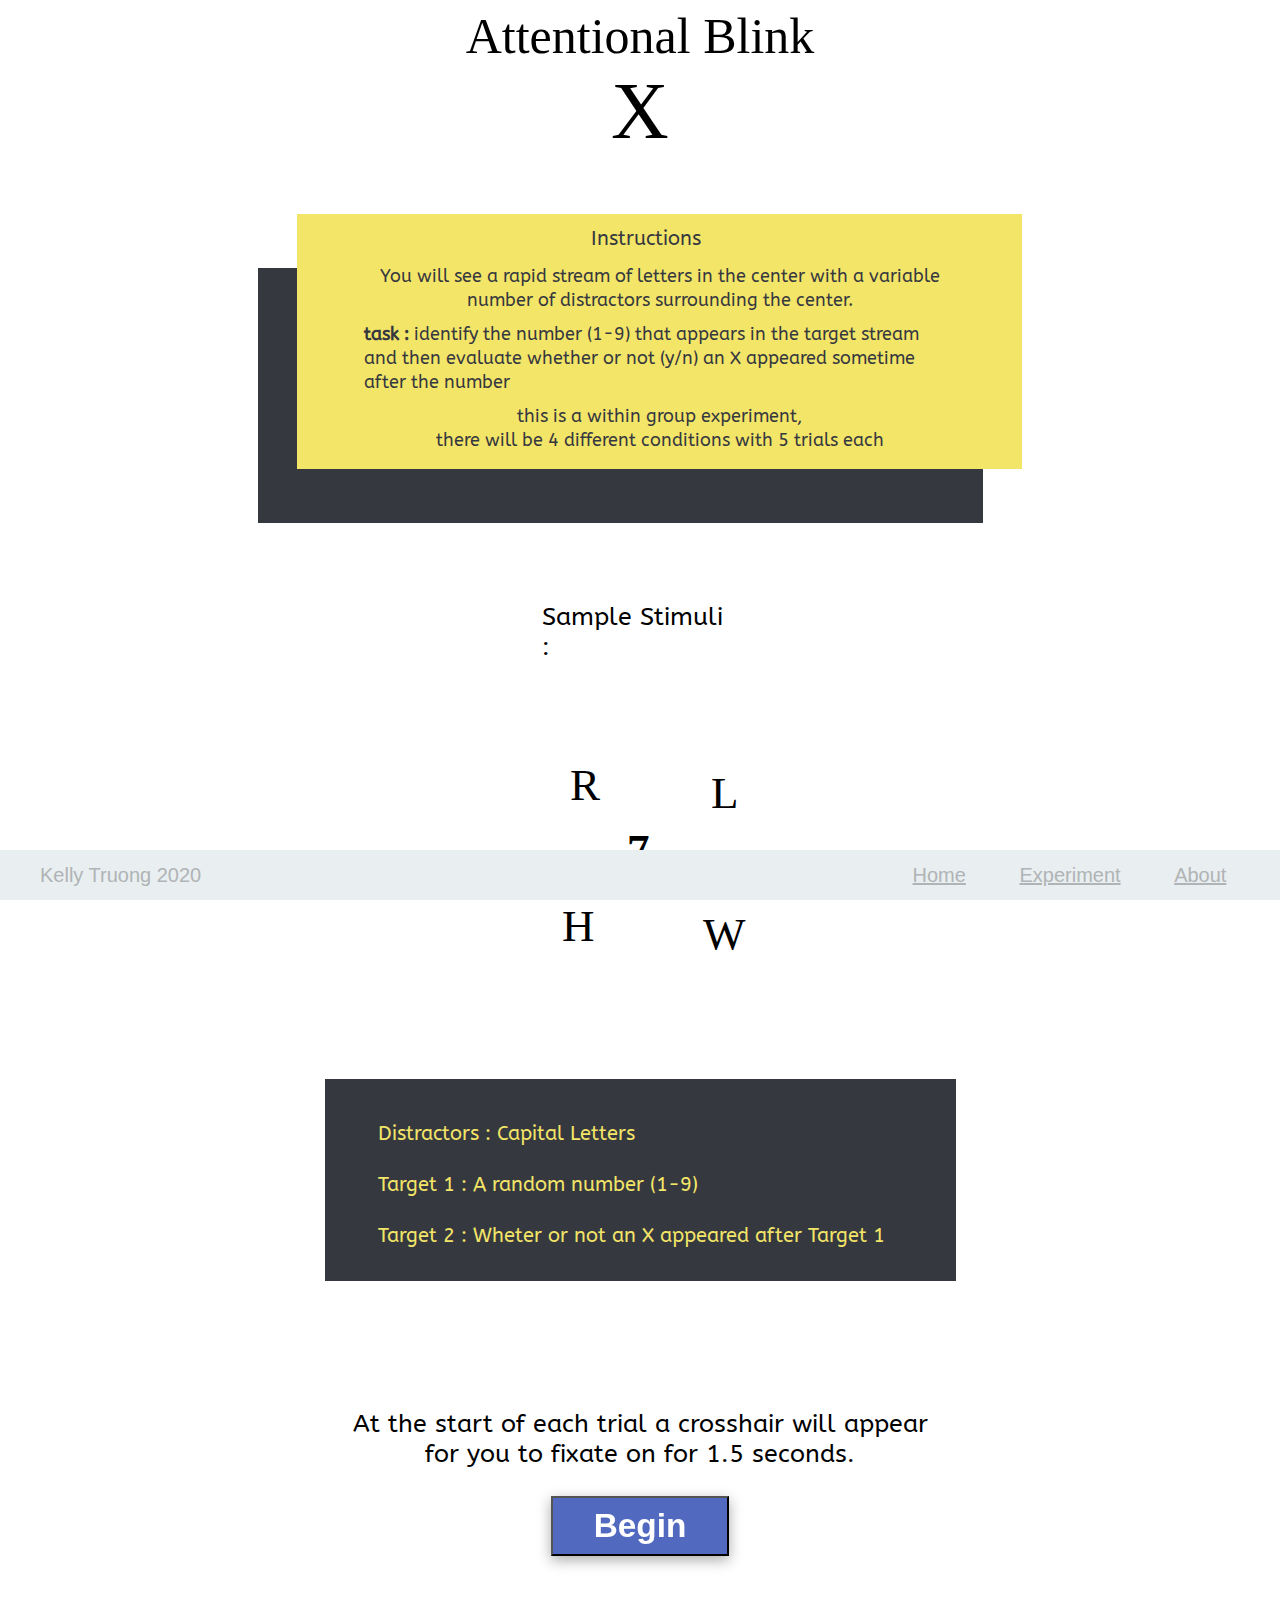
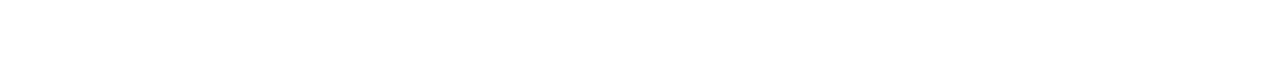
<file: index.html>
<!DOCTYPE html>
<html lang="en">
<head>
	<meta charset="UTF-8">
	<meta name="viewport" content="width=device-width, initial-scale=1.0">
	<title>Attentional Blink Experiment</title>
	    <link rel="icon" href="X.svg" type="image/gif" sizes="16x16">

	<link rel="stylesheet" type="text/css" href="css/footer.css">
	<link rel="stylesheet" type="text/css" href="css/instructions.css">
	<link rel="preconnect" href="https://fonts.gstatic.com">
	<link href="https://fonts.googleapis.com/css2?family=ABeeZee&display=swap" rel="stylesheet">
	<script src='js/script.js'></script>

</head>


<body onload='gensample()'>
	<div id='header'>
		<h1 id='main-head'>Attentional Blink</h1>	
		<h2 id='logo'>X</h2>
	</div>

	<div id='parent'>
		<div id='yello'>
			<h1>Instructions</h1>
			<p id='p1'>You will see a rapid stream of letters in the center with a variable <br>number of distractors surrounding the center.
	</p>


		<p id='p2'><b>task :</b> identify the number (1-9) that appears in the target stream<br> and then evaluate whether or not (y/n) an X appeared sometime<br> after the number</p>

		<p id='p3'>this is a within group experiment,<br>
there will be 4 different conditions with 5 trials each</p>
		</div>

		<div id='accent'></div>
	</div>

	<div id='sample'>
	<h1>Sample Stimuli : </h1>
	
		<div id='stimuli'>
			<div id='target'>+</div>
			<div id='d1' class ='dis'>1</div>
			<div id='d2' class='dis'>2</div>
			<div id='d3' class='dis'>3</div>
			<div id='d4'  class='dis'>4</div>
		</div>


	<div id='key'>
		<div>
			<p class='keys'>Distractors : Capital Letters</p>
			<p class='keys'>Target 1 : A random number (1-9)</p>
			<p class='keys'>Target 2 : Wheter or not  an X appeared after Target 1</p>
		</div>
	</div>
	
	</div>

	<div id='start'>
		<p>At the start of each trial a crosshair will appear for you to fixate on for 1.5 seconds.
</p>
		<button id='startButton' onclick='openLink()'>Begin</button>
	</div>

	<footer>
		<p id='cred'>Kelly Truong 2020</p>
			<div id='links'> <a href='index.html'>Home</a><a href='exp.html'>Experiment</a>	<a href='about.html'>About</a>
			</div>
	</footer>

</body>
</html>
</file>
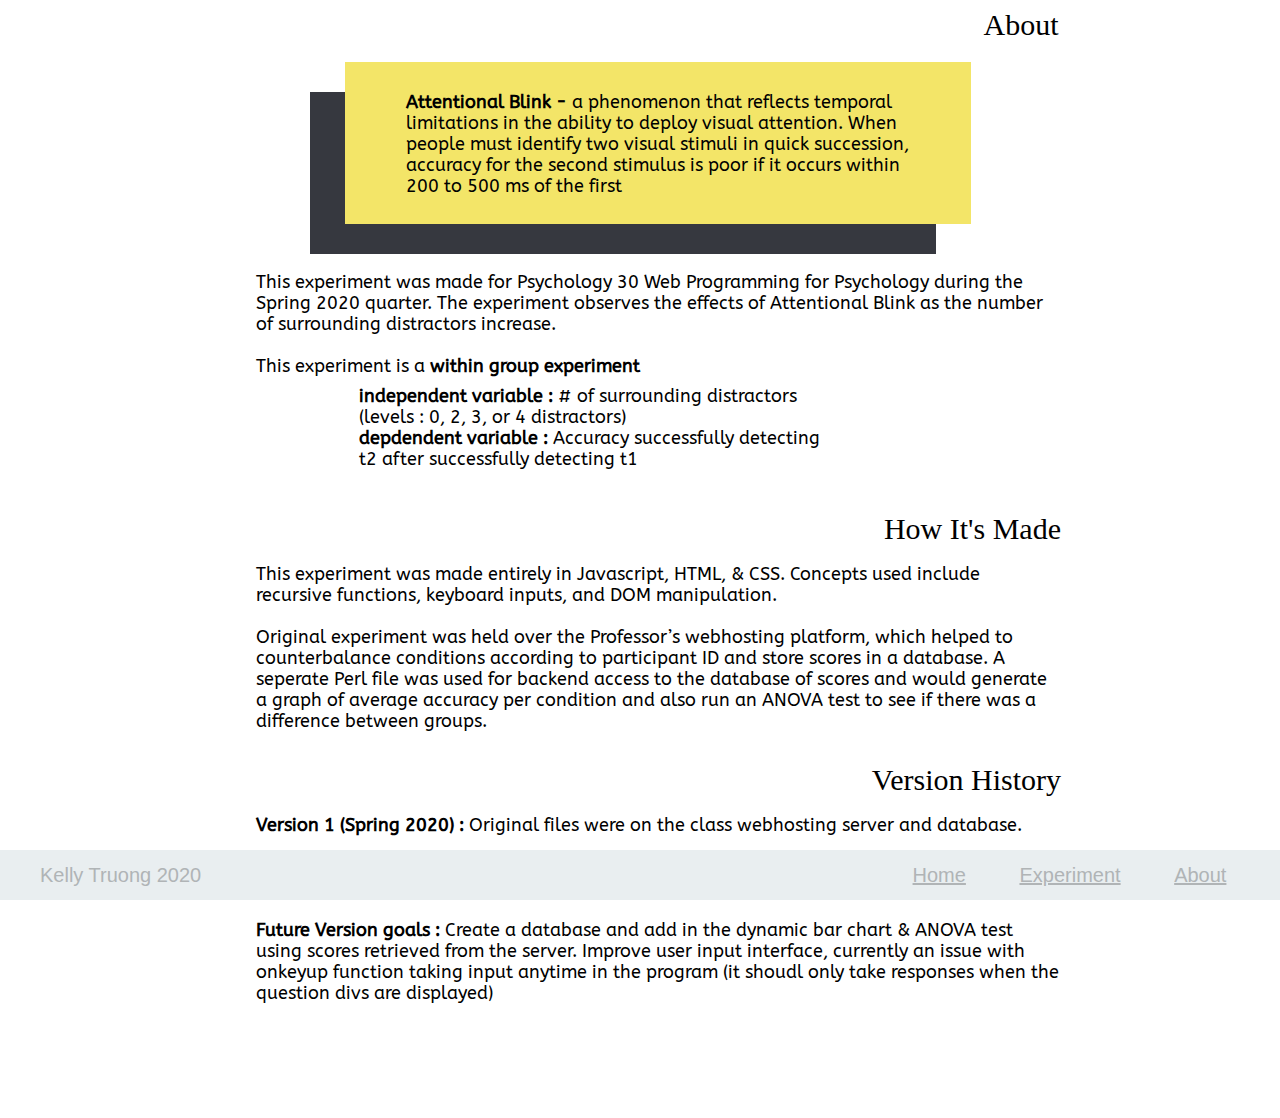
<file: about.html>
<!DOCTYPE html>
<html lang="en">

<head>
	<meta charset="UTF-8">
	<meta name="viewport" content="width=device-width, initial-scale=1.0">
	<title>Attentional Blink Experiment</title>
	<link rel="icon" href="X.svg" type="image/gif" sizes="16x16">
	<link rel="stylesheet" type="text/css" href="css/footer.css">
		<link rel="stylesheet" type="text/css" href="css/about.css">

	<link rel="preconnect" href="https://fonts.gstatic.com">
	<link href="https://fonts.googleapis.com/css2?family=ABeeZee&display=swap" rel="stylesheet">

</head>

<body>

	<div id='about'>
		<h1 class='headings'>About</h1>
		<div id='def'>
			<div id='main'>
				<p><b>Attentional Blink -</b> a phenomenon that reflects temporal 
limitations in the ability to deploy visual attention. When 
people must identify two visual stimuli in quick succession,
 accuracy for the second stimulus is poor if it occurs within 
200 to 500 ms of the first</p>
			</div>
			<div id='accent'></div>
		</div>
		<p class='copy'>This experiment was made for Psychology 30 Web Programming for Psychology during the Spring 2020 quarter. The experiment observes the effects of Attentional Blink as the number of surrounding distractors increase. 
			
			<br><br>This experiment is a <b>within group experiment</b> <br></p>
		<div id='exp' class='copy'>
			<p>
			<b>independent variable :</b> # of surrounding distractors (levels : 0, 2, 3, or 4 distractors)
			<br><b>depdendent variable :</b> Accuracy successfully detecting t2 after successfully detecting t1 </p>

		</div>
	</div>


	<div id='how'>
		<h1 class='headings'>How It's Made</h1>
		<p class='copy'> This experiment was made entirely in Javascript, HTML, & CSS. Concepts used include recursive functions, keyboard inputs, and DOM manipulation. 
<br><br>
Original experiment was held over the Professor’s webhosting platform, which helped to counterbalance conditions according to participant ID and store scores in a database. A seperate Perl file was used for backend access to the database of scores and would generate a graph of average accuracy per condition and also run an ANOVA test to see if there was a difference between groups. </p>
	</div>

	<div id='versions'>
		<h1 class='headings'>Version History</h1>
		<p class='copy'><b>Version 1 (Spring 2020) :</b> Original files were on the class webhosting server and database. <br><br>

<b>Version 2 (Jan 2021, Current Version) :</b> Developed front end by seperating CSS & JS files better and improving UI. <br><br>

<b>Future Version goals :</b> Create a database and add in the dynamic bar chart & ANOVA test using scores retrieved from the server. Improve user input interface, currently an issue with onkeyup function taking input anytime in the program (it shoudl only take responses when the question divs are displayed)</p>
	</div>


	<footer>
		<p id='cred'>Kelly Truong 2020</p>
			<div id='links'> <a href='index.html'>Home</a><a href='exp.html'>Experiment</a>	<a href='about.html'>About</a>
			</div>
	</footer>

</body>

</html>
</file>
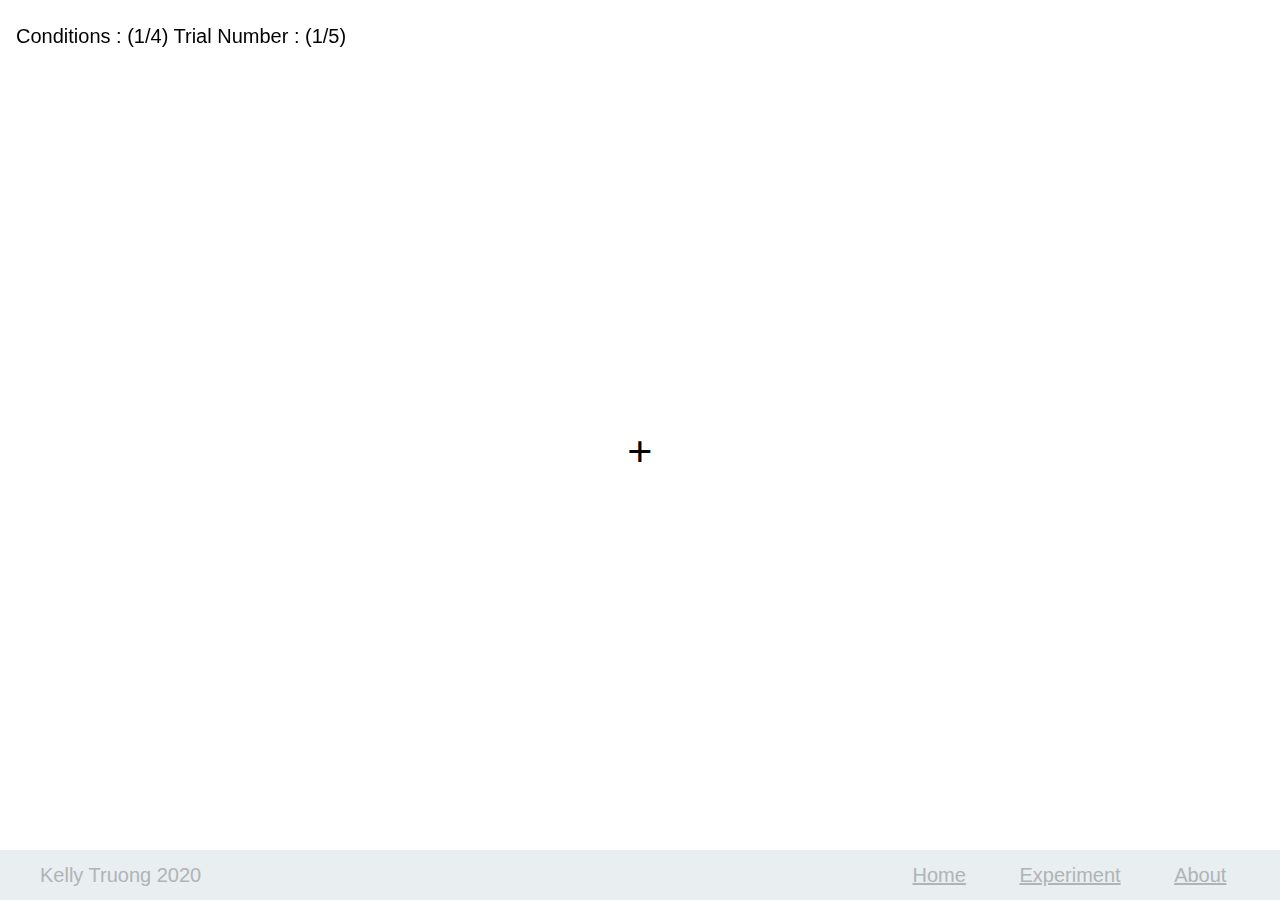
<file: exp.html>
<!DOCTYPE html>
<html lang="en">

<head>
	<meta charset="UTF-8">
	<meta name="viewport" content="width=device-width, initial-scale=1.0">
	<title>Attentional Blink Experiment</title>
	<link rel="icon" href="X.svg" type="image/gif" sizes="16x16">
	<link rel="stylesheet" type="text/css" href="css/exp.css">
	<link rel="stylesheet" type="text/css" href="css/table.css">
	<link rel="stylesheet" type="text/css" href="css/footer.css">	
	<script src='js/exp.js'>
	</script>
	<link href="https://fonts.googleapis.com/css2?family=ABeeZee&display=swap" rel="stylesheet">


</head>

<body onload='crosshair()' onkeyup="onkeynum(event)">
	<div id='progress'> Conditions : (<span id='cond'>1</span>/4) Trial Number : (<span id='trial'>1</span>/5)
	</div>

	<div id='eval1'class='eval'>
        Q1 : what was the integer (1-9) in the sequence?
    </div>

    <div id='eval2' class='eval'>
        Q2: Was there an X after t1? (y/n)
    </div>

    <div id='response'  class='eval'>
        You Entered : 5
    </div>

    <div id='eval3' class='eval'>
        Press Spacebar to Continue
    </div>

<div id='end' class='eval'>
		Thanks for participating :0)
	</div>
	<div id='scores'>
		<table>
			<thead>
				<th>Condition</th>
				<th>Average Accuracy</th>
			</thead>
			<tbody>
				<tr>
					<td>0 distractors</td>
					<td id='s0'>0%</td>
				</tr>
				<tr>
					<td>2 distractors</td>
					<td id='s1'>0%</td>
				</tr>
				<tr>
					<td>3 distractors</td>
					<td id='s2'>0%</td>
				</tr>
				<tr>
					<td>4 distractors</td>
					<td id='s3'>0%</td>
				</tr>
			</tbody>
		</table>
	</div>


	<div id='stimuli'>
		<div id='target'>+</div>
		<div id='d1' class ='dis'>1</div>
		<div id='d2' class='dis'>2</div>
		<div id='d3' class='dis'>3</div>
		<div id='d4'  class='dis'>4</div>
	</div>

	<footer>
		<p id='cred'>Kelly Truong 2020</p>
			<div id='links'> <a href='index.html'>Home</a><a href='exp.html'>Experiment</a>	<a href='about.html'>About</a>
			</div>
	</footer>
</body>
</html>
</file>
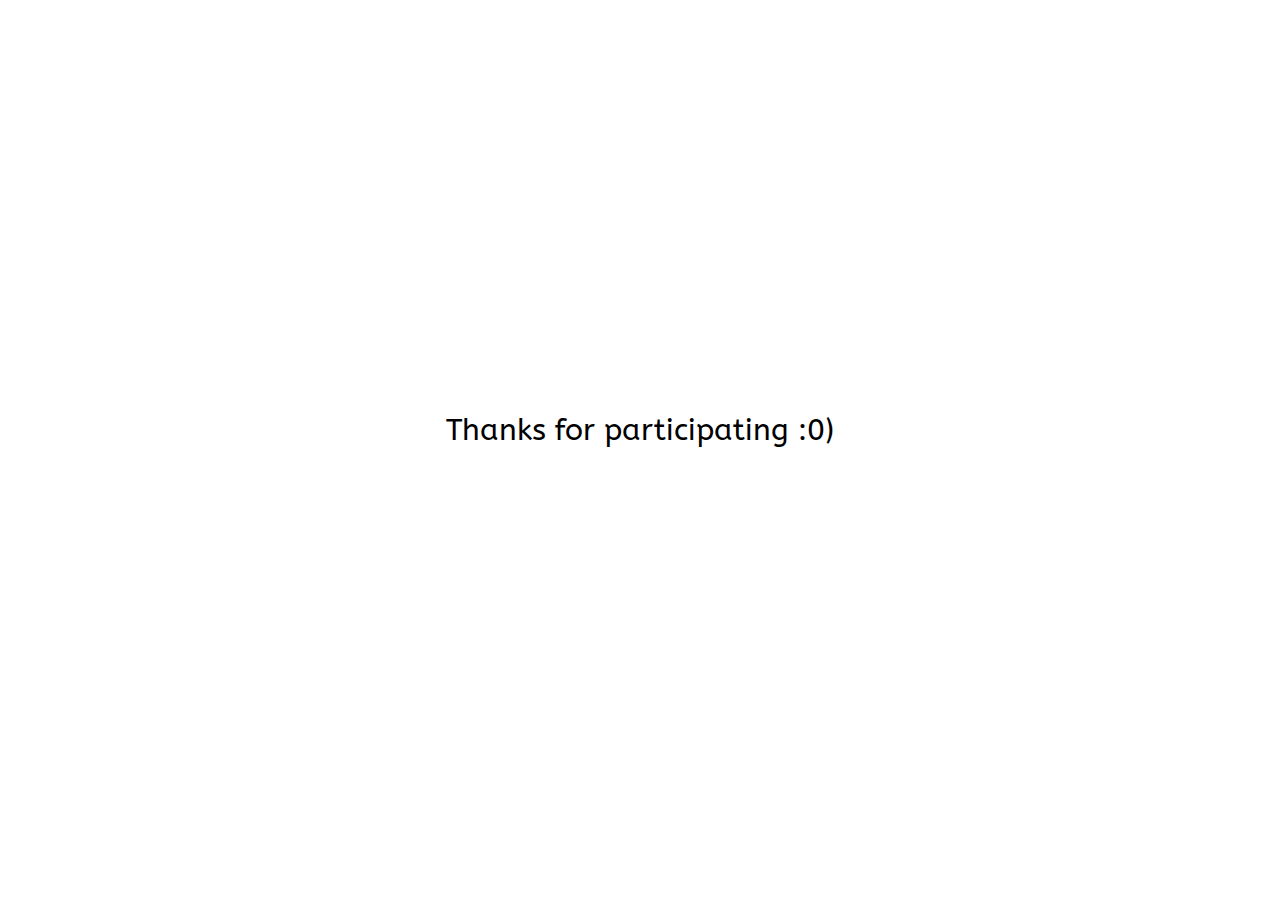
<file: test.html>
<!DOCTYPE html>
<html lang="en">

<head>
	<meta charset="UTF-8">
	<meta name="viewport" content="width=device-width, initial-scale=1.0">
	<title>Document</title>
	<link rel="stylesheet" type="text/css" href="css/table.css">
	<link rel="stylesheet" type="text/css" href="css/exp.css">
	<link href="https://fonts.googleapis.com/css2?family=ABeeZee&display=swap" rel="stylesheet">
</head>

<body>
	<div id='end' class='eval' style='display:block'>
		Thanks for participating :0)
	</div>
	<div id='scores'>
		<table>
			<thead>
				<th>Condition</th>
				<th>Average Accuracy</th>
			</thead>
			<tbody>
				<tr>
					<td>0 distractors</td>
					<td>0%</td>
				</tr>
				<tr>
					<td>2 distractors</td>
					<td>0%</td>
				</tr>
				<tr>
					<td>3 distractors</td>
					<td>0%</td>
				</tr>
				<tr>
					<td>4 distractors</td>
					<td>0%</td>
				</tr>
			</tbody>
		</table>
	</div>
</body>

</html>
</file>
<file: css/footer.css>
/* footer CSS */
footer{
	min-width: 100%;
	height: 50px;
	background: #E9EEF0;
	
  display: flex;
  flex-direction: row;
  justify-content: space-between;
  align-items: center;

	position: fixed;
	bottom:0%;
}

footer *{


	font-family: Arial;
	font-style: normal;
	font-weight: normal;
	font-size: 20px;
	line-height: 41px;
	/* identical to box height */

	color: #B0B4B6;
	margin : 0px;

	}

#links{
	display: flex;
	flex-direction: row;
	align-items: flex-start;
	padding: 0px;
	width:421px;
	height:41px;
	justify-content: space-evenly;
}

#cred{
	margin-left:40px;
}
</file>
<file: css/instructions.css>
body{
display: flex;
flex-direction:column;
align-items:center;

}


#main-head{
	
font-family: Tinos;
font-style: normal;
font-weight: normal;
font-size: 50px;
line-height: 57px;
text-align: center;

color: #000000;
margin:0px;
}

#logo{
	font-family: Times New Roman;
font-style: normal;
font-weight: normal;
font-size: 80px;
line-height: 92px;
margin :0px;

color: #000000;
}

#header{
	width: 366px;
	height: 134px;
	display : flex;
	flex-direction:column;
	align-items:center;
}

#yello{
	width: 725px;
	height: 255px;
	background: #F3E568;
	display : flex;
	flex-direction:column;
	align-items:center;
	z-index: 1;
	top:0%;
	right:0%;
	position: absolute;
	}

#yello h1{
	width: 138px;
	height: 30px;
	font-family: 'ABeeZee', sans-serif;
	font-style: normal;
	font-weight: normal;
	font-size: 20px;
	line-height: 30px;
	/* identical to box height */


	color: #36383F;

	margin : 10px auto 10px auto;


}

#yello p{
	font-size:18px;
	width:591px;
	margin : 0px auto 10px auto;

}

#p1{

font-family: ABeeZee;
font-style: normal;
font-weight: normal;
line-height: 24px;
text-align: center;

color: #36383F;

}

#p2{

font-family: ABeeZee;
font-style: normal;
font-weight: normal;
line-height: 24px;

color: #36383F;
}

#p3{
font-family: ABeeZee;
font-style: normal;
font-weight: normal;
line-height: 24px;
text-align: center;

color: #36383F;
}

#accent{
width: 725px;
height: 255px;
position: absolute;

background: #36383F;
z-index: 0;
bottom:0%;
left:0%;
}

#parent{
	position: relative;
	width: 764px;
height: 309px;

margin : 72px auto 62px auto;
}

#sample{
	display: flex;
	flex-direction:column;
	align-items:center;
	width: 631px;
height: 719px;



}


#sample h1{
	width: 196px;
height: 30px;


font-family: ABeeZee, sans-serif;
font-style: normal;
font-weight: normal;
font-size: 25px;
line-height: 30px;

color: #000000;
}

#key{
width: 631px;
height: 202px;


background: #36383F;
}


#key div{
width: 525px;
height: 126px;
	display : flex;
	flex-direction:column;
	justify-content: space-between;
	margin : 43px 53px;
}

.keys{
width: 525px;
height: 24px;


font-family: ABeeZee;
font-style: normal;
font-weight: normal;
font-size: 20px;
line-height: 24px;
/* identical to box height */


color: #F3E568;

margin : 0px;
}

#start{
width: 1029px;
height: 190px;


display : flex;
flex-direction: column;
align-items:center;
margin : 81px auto;
}

#start p{
width: 583px;
height: 63px;


font-family: ABeeZee, sans-serif;
font-style: normal;
font-weight: normal;
font-size: 25px;
line-height: 30px;
text-align: center;

color: #000000;

margin:24px 0px;

}

#start button{
width: 178.57px;
height: 60px;
background: #516AC0;


filter: drop-shadow(0px 4px 7px rgba(0, 0, 0, 0.34));


font-family: Arial;
font-style: normal;
font-weight: bold;
font-size: 33.3558px;
line-height: 38px;
/* identical to box height */


color: #FFFFFF;
margin: 0px;

}


/* Sample stimuli CSS */

#stimuli{
	height:400px;
	width:400px;
	position : relative;
	margin-bottom:30px;
}

#target{
	width: 25px;
	height: 52px;


	font-family: Times New Roman;
	font-style: normal;
	font-weight: bold;
	font-size: 45px;
	line-height: 52px;
	/* identical to box height */


	color: #000000;
	position: absolute;
	top:175px;
	left:187px;
}


.dis{
    position:absolute;
    top:100px;
    left:100px;
    display:none;
    font-size: 45px;
		height : 52px;
		width:28px;
}
</file>
<file: css/about.css>
body, div{
display: flex;
flex-direction:column;
align-items:center;
}


#about{
width: 837px;
height: 484px;
/* border: 1px solid #000000; */
margin-bottom:20px;
}

#how{
width: 842px;
height: 231px;


/* border: 1px solid #000000; */
margin-bottom:20px;
}


#versions{
width: 842px;
height: 247px;
/* border: 1px solid #000000; */
margin-bottom:100px;

}

.headings{
	font-family: Tinos;
font-style: normal;
font-weight: normal;
font-size: 30px;
line-height: 34px;
margin:0px;
align-self: self-end;
}

#def{
	width: 661px;
height: 192px;
position: relative;
margin-top:20px;
}

#main{
	width: 626px;
	height: 162px;
	position: absolute;
	top:0%;
	right:0%;
	z-index:1;


	background: #F3E568;
	display: flex;
}
#main p{
	width: 503px;
	height: 102px;
	font-family: ABeeZee;
	font-style: normal;
	font-weight: normal;
	font-size: 18px;
	line-height: 21px;
	margin:30px 61px 30px 61px;
	}

	#accent{
		width: 626px;
	height: 162px;

	background: #36383F;
	z-index: 0;
	position: absolute;
	bottom:0%;
	left:0%;
	}

	.copy{
		width: 803px;
		height: 78px;


		font-family: ABeeZee;
		font-style: normal;
		font-weight: normal;
		font-size: 18px;
		line-height: 21px;
		margin-left:34px;
	}

	#exp{
		width: 463px;
height: 104px;
margin-left:-100px;
	}
</file>
<file: css/exp.css>
#progress{
	width: 692px;
height: 38px;


font-family: Arial;
font-style: normal;
font-weight: normal;
font-size: 20px;
line-height: 41px;

color: #000000;

position: fixed;
top:16px;
left :16px;
}

body{

	  display: flex;
  justify-content: center;
  align-items: center;
}

#stimuli{
	height:400px;
	width:400px;
	position: absolute;
	top:50%;
	left:50%;
	transform:translate(-50%,-50%);

}

#target{
	width: 25px;
	height: 52px;


	font-family: Times New Roman;
	font-style: normal;
	font-weight: bold;
	font-size: 45px;
	line-height: 52px;
	/* identical to box height */


	color: #000000;
	position: absolute;
	top:175px;
	left:187px;
}


.dis{
    position:absolute;
    top:400px;
    left:400px;
    display:none;
    font-size: 45px;
		height : 52px;
		width:28px;
		font-weight: bold;

}


.eval{
	width: 725px;
	height: 74px;


	font-family: ABeeZee;
	font-style: normal;
	font-weight: normal;
	font-size: 30px;
	line-height: 35px;
	text-align: center;

	position:absolute;
	top:50%;
	left:50%;
	transform:translate(-50%,-50%);
	display:none;
}
</file>
<file: css/table.css>
table, tr{
	border : 1px solid black;
	    text-align: center;
	border-radius:4px;
	font-family:Arial, Helvetica, sans-serif;
}

th{
	background-color: #36383F;
	color:white;
	height: 25px;
	border: none;

}

table{
	width : 400px;
	height : 200px;
}

td{
	border : 1 px solid #828282;
}

#scores{
	top: 380px;
    position: absolute;
		display:none;
}
</file>
